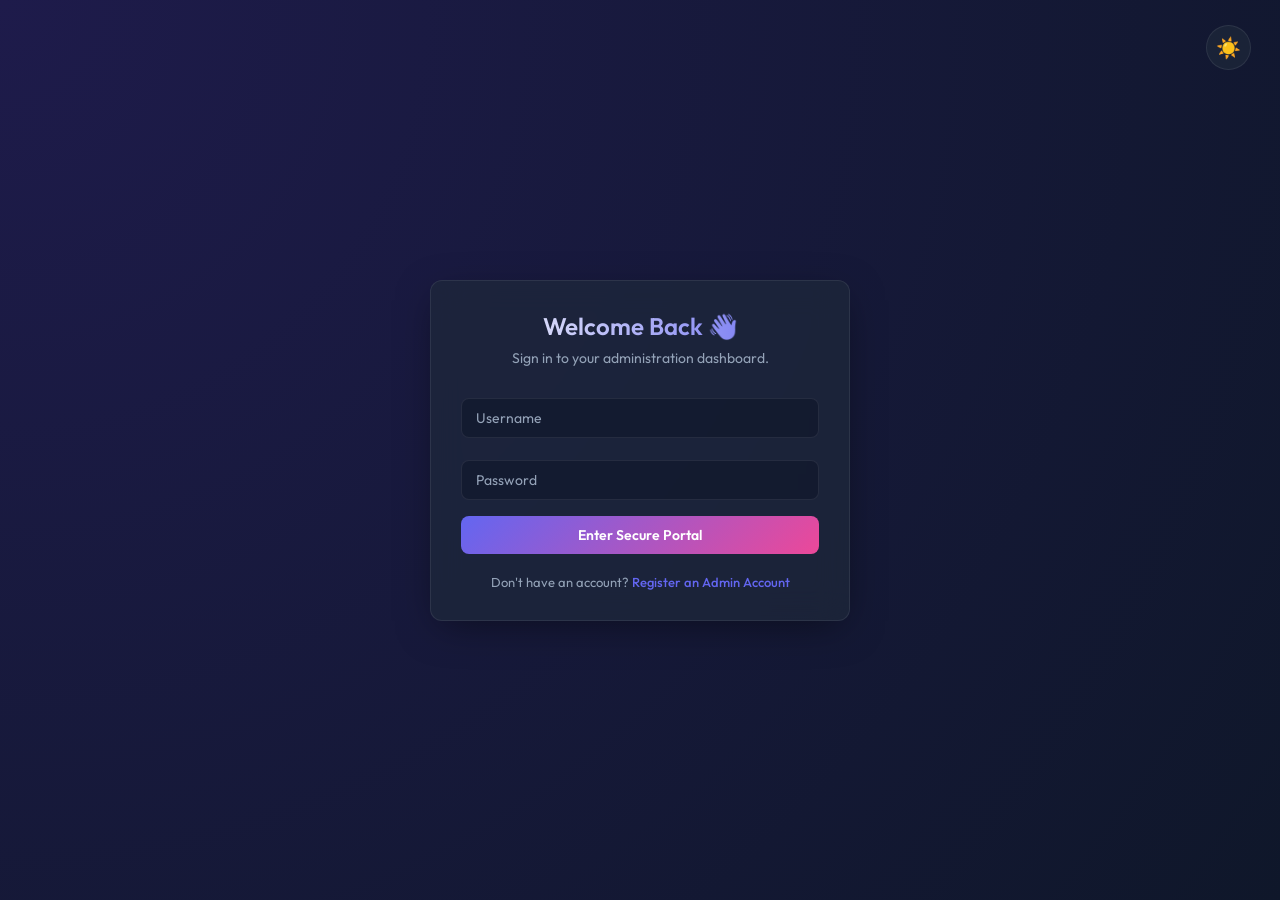
<file: src/main/resources/static/login.html>
<!DOCTYPE html>
<html lang="en">
<head>
    <meta charset="UTF-8">
    <meta name="viewport" content="width=device-width, initial-scale=1.0">
    <title>Login | Admin Portal</title>
    <link href="https://fonts.googleapis.com/css2?family=Outfit:wght@300;400;500;600;700&display=swap" rel="stylesheet">
    <link rel="stylesheet" href="css/style.css">
    <script src="js/app.js"></script>
</head>
<body>
    <div class="auth-wrapper">
        <button class="btn btn-small" onclick="toggleTheme()" id="themeBtn" style="position:absolute; top:25px; right:25px; background:var(--glass-bg); color:var(--text-main); border:1px solid var(--glass-border); width:45px; height:45px; padding:0; border-radius:50%; font-size:20px; z-index:100; cursor:pointer;" title="Toggle Theme">☀️</button>
        <div class="glass auth-card">
            <div class="auth-header">
                <h1>Welcome Back 👋</h1>
                <p>Sign in to your administration dashboard.</p>
            </div>
            
            <input type="text" id="username" placeholder="Username" autocomplete="off" />
            <input type="password" id="password" placeholder="Password" />
            
            <button class="btn btn-primary" id="loginBtn" onclick="login()">Enter Secure Portal</button>
            
            <div class="auth-switch">
                Don't have an account? <a href="/register.html">Register an Admin Account</a>
            </div>
        </div>
    </div>

    <script>
        // --- THEME ENGINE ---
        let isLightMode = localStorage.getItem('theme') === 'light';
        if(isLightMode) document.documentElement.setAttribute('data-theme', 'light');

        function updateThemeBtn() {
            const btn = document.getElementById('themeBtn');
            if(btn) btn.innerText = isLightMode ? '🌙' : '☀️';
        }
        updateThemeBtn();

        function toggleTheme() {
            isLightMode = !isLightMode;
            if(isLightMode) {
                document.documentElement.setAttribute('data-theme', 'light');
                localStorage.setItem('theme', 'light');
            } else {
                document.documentElement.removeAttribute('data-theme');
                localStorage.setItem('theme', 'dark');
            }
            updateThemeBtn();
        }

        // If already logged in, go to index
        if (sessionStorage.getItem('user')) { window.location.href = '/index.html'; }

        async function login() {
            const username = document.getElementById('username').value;
            const password = document.getElementById('password').value;
            const btn = document.getElementById('loginBtn');

            if(!username || !password) { showToast('Please enter username and password.', 'error'); return; }

            btn.innerText = "Verifying Credentials...";
            try {
                const res = await fetch(`${API}/api/auth/login`, {
                    method: 'POST',
                    headers: {'Content-Type': 'application/json'},
                    body: JSON.stringify({username, password})
                });
                
                if (res.ok) {
                    const userData = await res.json();
                    sessionStorage.setItem('user', JSON.stringify(userData));
                    window.location.href = '/index.html';
                } else {
                    const msg = await res.text();
                    showToast(msg, 'error');
                }
            } catch(e) { 
                showToast('Network error computing logic. Is the server running?', 'error'); 
            } finally { 
                btn.innerText = "Enter Secure Portal"; 
            }
        }
        
        // Enter key support
        document.addEventListener('keypress', function (e) {
            if (e.key === 'Enter') login();
        });
    </script>
</body>
</html>
</file>
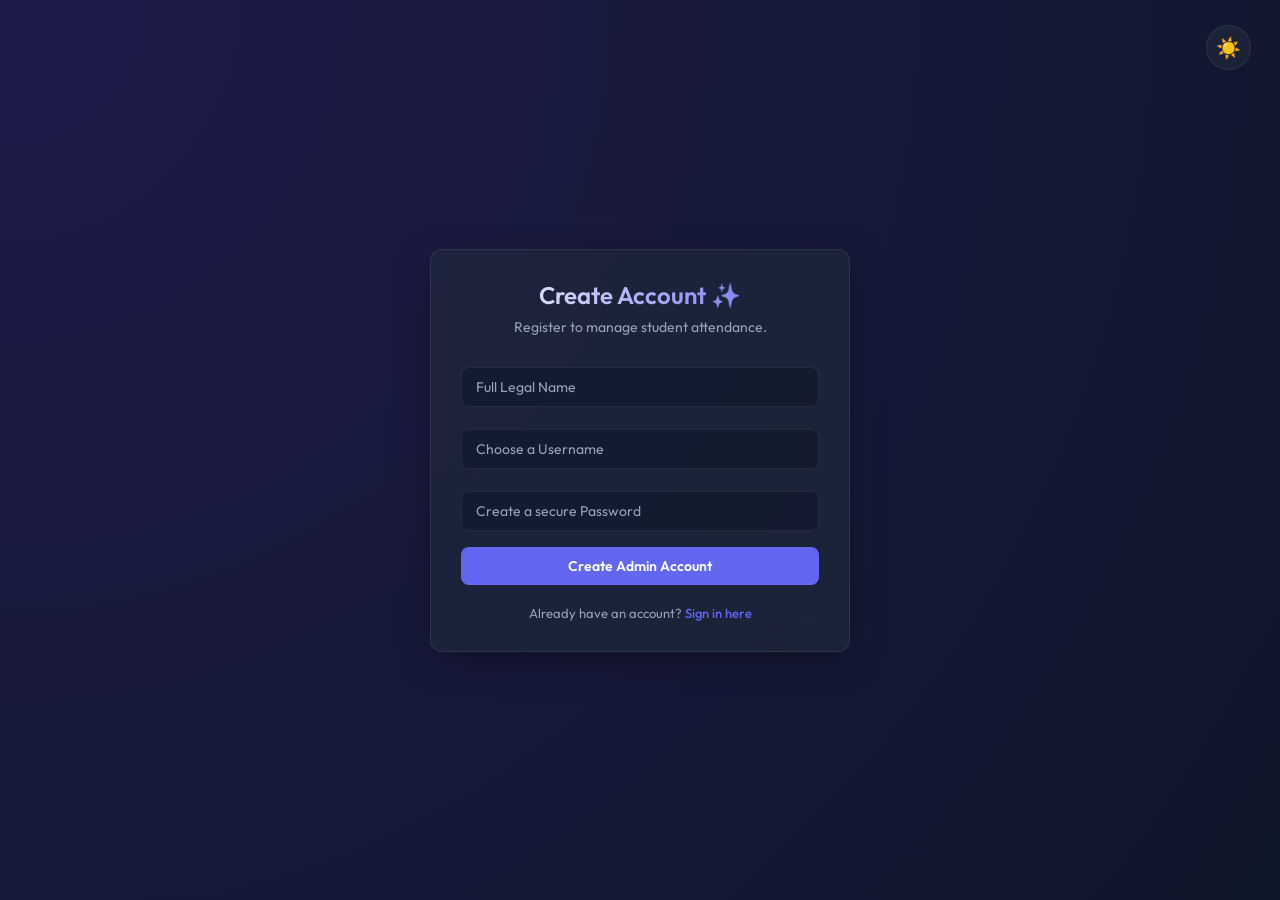
<file: src/main/resources/static/register.html>
<!DOCTYPE html>
<html lang="en">
<head>
    <meta charset="UTF-8">
    <meta name="viewport" content="width=device-width, initial-scale=1.0">
    <title>Register | Admin Portal</title>
    <link href="https://fonts.googleapis.com/css2?family=Outfit:wght@300;400;500;600;700&display=swap" rel="stylesheet">
    <link rel="stylesheet" href="css/style.css">
    <script src="js/app.js"></script>
</head>
<body>
    <div class="auth-wrapper">
        <button class="btn btn-small" onclick="toggleTheme()" id="themeBtn" style="position:absolute; top:25px; right:25px; background:var(--glass-bg); color:var(--text-main); border:1px solid var(--glass-border); width:45px; height:45px; padding:0; border-radius:50%; font-size:20px; z-index:100; cursor:pointer;" title="Toggle Theme">☀️</button>
        <div class="glass auth-card">
            <div class="auth-header">
                <h1>Create Account ✨</h1>
                <p>Register to manage student attendance.</p>
            </div>
            
            <input type="text" id="fullName" placeholder="Full Legal Name" autocomplete="off" />
            <input type="text" id="username" placeholder="Choose a Username" autocomplete="off" />
            <input type="password" id="password" placeholder="Create a secure Password" />
            
            <button class="btn btn-blue" id="regBtn" onclick="register()">Create Admin Account</button>
            
            <div class="auth-switch">
                Already have an account? <a href="/login.html">Sign in here</a>
            </div>
        </div>
    </div>

    <script>
        // --- THEME ENGINE ---
        let isLightMode = localStorage.getItem('theme') === 'light';
        if(isLightMode) document.documentElement.setAttribute('data-theme', 'light');

        function updateThemeBtn() {
            const btn = document.getElementById('themeBtn');
            if(btn) btn.innerText = isLightMode ? '🌙' : '☀️';
        }
        updateThemeBtn();

        function toggleTheme() {
            isLightMode = !isLightMode;
            if(isLightMode) {
                document.documentElement.setAttribute('data-theme', 'light');
                localStorage.setItem('theme', 'light');
            } else {
                document.documentElement.removeAttribute('data-theme');
                localStorage.setItem('theme', 'dark');
            }
            updateThemeBtn();
        }

        async function register() {
            const fullName = document.getElementById('fullName').value;
            const username = document.getElementById('username').value;
            const password = document.getElementById('password').value;
            const btn = document.getElementById('regBtn');

            if(!username || !password || !fullName) { showToast('Please fill all fields.', 'error'); return; }

            btn.innerText = "Registering...";
            try {
                const res = await fetch(`${API}/api/auth/register`, {
                    method: 'POST',
                    headers: {'Content-Type': 'application/json'},
                    body: JSON.stringify({fullName, username, password})
                });
                const responseData = await res.text();
                
                if (res.ok) {
                    showToast('🎉 Account created! Redirecting to login...', 'success');
                    setTimeout(() => window.location.href = '/login.html', 1500);
                } else {
                    showToast(responseData, 'error');
                }
            } catch(e) { 
                showToast('Network error computing logic.', 'error'); 
            } finally { 
                btn.innerText = "Create Admin Account"; 
            }
        }
        
        document.addEventListener('keypress', function (e) {
            if (e.key === 'Enter') register();
        });
    </script>
</body>
</html>
</file>
<file: src/main/resources/static/css/style.css>
:root {
    --primary: #6366f1;
    --primary-hover: #4f46e5;
    --secondary: #ec4899;
    --success: #10b981;
    --danger: #f43f5e;
    --bg-base: #0f172a;
    --glass-bg: rgba(30, 41, 59, 0.7);
    --glass-border: rgba(255, 255, 255, 0.08);
    --text-main: #f8fafc;
    --text-muted: #94a3b8;
    --card-shadow: 0 10px 40px -10px rgba(0,0,0,0.5);
    --body-bg: radial-gradient(circle at top left, #1e1b4b, #0f172a);
    --table-header-bg: rgba(0,0,0,0.3);
    --table-hover: rgba(255,255,255,0.06);
    --input-bg: rgba(15, 23, 42, 0.6);
}

[data-theme="light"] {
    --bg-base: #f8fafc;
    --glass-bg: rgba(255, 255, 255, 0.85);
    --glass-border: rgba(0, 0, 0, 0.1);
    --text-main: #0f172a;
    --text-muted: #475569;
    --card-shadow: 0 10px 40px -10px rgba(0,0,0,0.08);
    --body-bg: linear-gradient(135deg, #e2e8f0, #f1f5f9);
    --table-header-bg: rgba(0,0,0,0.03);
    --table-hover: rgba(0,0,0,0.02);
    --input-bg: #e2e8f0;
}

body {
    font-family: 'Outfit', sans-serif;
    background: var(--body-bg);
    color: var(--text-main);
    margin: 0;
    height: 100vh;
    display: flex;
    flex-direction: column;
    align-items: center;
    overflow: hidden;
    transition: background 0.3s, color 0.3s;
}

/* --- GLASSMORPHISM CORE --- */
.glass {
    background: var(--glass-bg);
    backdrop-filter: blur(16px);
    -webkit-backdrop-filter: blur(16px);
    border: 1px solid var(--glass-border);
    border-radius: 12px;
    box-shadow: var(--card-shadow);
    transition: background 0.3s, border-color 0.3s;
}

/* --- TYPOGRAPHY & ELEMENTS --- */
h1, h2, h3, h4 { margin: 0; font-weight: 600; }
p { margin: 0; }

input, select {
    width: 100%;
    padding: 10px 14px;
    margin: 6px 0 16px;
    background: var(--input-bg);
    border: 1px solid var(--glass-border);
    border-radius: 8px;
    color: var(--text-main);
    font-size: 14px;
    font-family: 'Outfit', sans-serif;
    box-sizing: border-box;
    transition: all 0.3s ease;
}
input:focus, select:focus {
    outline: none;
    border-color: var(--primary);
    box-shadow: 0 0 0 4px rgba(99, 102, 241, 0.15);
}
input::placeholder { color: var(--text-muted); }
select option { background: var(--bg-base); color: var(--text-main); }

.btn {
    width: 100%;
    padding: 10px;
    border: none;
    border-radius: 8px;
    font-family: 'Outfit', sans-serif;
    font-weight: 600;
    font-size: 14px;
    cursor: pointer;
    transition: all 0.3s cubic-bezier(0.4, 0, 0.2, 1);
    display: inline-flex;
    align-items: center;
    justify-content: center;
    gap: 8px;
}
.btn:hover { transform: translateY(-2px); }
.btn:active { transform: translateY(1px); }

.btn-primary { background: linear-gradient(135deg, var(--primary), var(--secondary)); color: white; }
.btn-primary:hover { box-shadow: 0 8px 25px rgba(236, 72, 153, 0.4); }

.btn-blue { background: var(--primary); color: white; }
.btn-blue:hover { background: var(--primary-hover); box-shadow: 0 8px 25px rgba(99, 102, 241, 0.4); }

.btn-green { background: var(--success); color: white; }
.btn-green:hover { box-shadow: 0 8px 25px rgba(16, 185, 129, 0.3); }

.btn-small { width: auto; padding: 6px 12px; font-size: 13px; border-radius: 6px; margin: 0 4px; }
.btn-red { background: var(--danger); color: white; }

/* --- AUTH SCREENS --- */
.auth-wrapper {
    display: flex;
    justify-content: center;
    align-items: center;
    width: 100%;
    min-height: 100vh;
}

.auth-card {
    width: 100%;
    max-width: 420px;
    padding: 30px;
    box-sizing: border-box;
    animation: fadeIn 0.6s cubic-bezier(0.4, 0, 0.2, 1);
}

.auth-header { text-align: center; margin-bottom: 25px; }
.auth-header h1 { font-size: 24px; background: linear-gradient(to right, var(--text-main), #6366f1); -webkit-background-clip: text; -webkit-text-fill-color: transparent; }
.auth-header p { color: var(--text-muted); margin-top: 8px; font-size: 14px; }

.auth-switch {
    text-align: center;
    margin-top: 20px;
    color: var(--text-muted);
    font-size: 13px;
}
.auth-switch a {
    color: var(--primary);
    text-decoration: none;
    font-weight: 500;
    transition: color 0.2s;
}
.auth-switch a:hover { color: var(--secondary); text-decoration: underline; }

/* --- DASHBOARD --- */
.dashboard-wrapper {
    width: 100%;
    height: 100vh;
    box-sizing: border-box;
    display: flex;
    flex-direction: column;
    animation: fadeIn 0.5s ease-out;
}

.top-nav {
    display: flex;
    justify-content: space-between;
    align-items: center;
    padding: 10px 20px;
    border-radius: 0;
    border-bottom: 1px solid var(--glass-border);
    flex-shrink: 0;
    background: transparent;
}
.top-nav .app-title { font-size: 18px; font-weight: 700; letter-spacing: -0.5px; display: flex; align-items: center; gap: 10px; }
.user-badge {
    display: flex;
    align-items: center;
    gap: 15px;
}
.user-badge span { font-weight: 500; color: var(--text-main); font-size: 14px; }

.logout-btn {
    background: rgba(244, 63, 94, 0.1);
    border: 1px solid rgba(244, 63, 94, 0.3);
    color: var(--danger);
    padding: 6px 16px;
    border-radius: 8px;
    cursor: pointer;
    font-weight: 600;
    font-size: 13px;
    transition: all 0.3s;
}
.logout-btn:hover { background: var(--danger); color: white; }

/* --- DASHBOARD LAYOUT GRID --- */
.dashboard-grid {
    display: flex;
    flex-direction: column;
    flex: 1;
    overflow: hidden;
}

.sidebar {
    display: flex;
    flex-direction: row;
    gap: 10px;
    padding: 8px 20px;
    align-items: center;
    justify-content: start;
    flex-wrap: wrap;
    border-radius: 0;
    border-bottom: 1px solid var(--glass-border);
    flex-shrink: 0;
}

.nav-item {
    padding: 8px 16px;
    cursor: pointer;
    border-radius: 8px;
    font-weight: 600;
    font-size: 13px;
    transition: all 0.3s;
    color: var(--text-muted);
    display: flex;
    align-items: center;
    gap: 8px;
    background: transparent;
    border: 1px solid transparent;
}
.nav-item:hover { color: var(--text-main); background: rgba(100,100,100,0.1); }
.nav-item.active {
    background: linear-gradient(135deg, var(--primary), var(--primary-hover));
    color: white;
    box-shadow: 0 4px 10px rgba(99, 102, 241, 0.2);
    border-color: rgba(255,255,255,0.1);
}

.content-area {
    display: flex;
    flex-direction: column;
    gap: 15px;
    flex: 1;
    overflow-y: auto;
    padding: 15px 25px;
}

.content-section {
    display: none;
    animation: fadeIn 0.3s ease-out;
}
.content-section.active { display: block; }

/* New two column layout */
.two-col-layout {
    display: grid;
    grid-template-columns: 280px 1fr;
    gap: 15px;
    align-items: start;
}

.section-header { 
    margin-bottom: 12px; 
    border-bottom: 1px solid var(--glass-border); 
    padding-bottom: 10px; 
    display: flex;
    justify-content: space-between;
    align-items: center;
}
.section-header h2 { font-size: 18px; }
.section-desc { color: var(--text-muted); margin-top: 4px; font-size: 13px; }

/* --- REFINED FORMS & CARDS --- */
.card-grid {
    display: grid;
    grid-template-columns: repeat(auto-fit, minmax(200px, 1fr));
    gap: 15px;
    margin-bottom: 15px;
}
.stat-card {
    padding: 15px;
    display: flex;
    align-items: center;
    gap: 15px;
    border-left: 3px solid var(--primary);
}
.stat-card.green { border-left-color: var(--success); }
.stat-card.red { border-left-color: var(--danger); }
.stat-icon { font-size: 24px; }
.stat-info h3 { font-size: 20px; margin-bottom: 2px; }
.stat-info p { color: var(--text-muted); font-size: 12px; text-transform: uppercase; letter-spacing: 1px; }

.enroll-box {
    padding: 15px;
    margin-bottom: 15px;
}
.form-grid {
    display: grid;
    grid-template-columns: repeat(auto-fit, minmax(200px, 1fr));
    gap: 15px;
}

/* --- TABLES --- */
.table-responsive { overflow-x: auto; border-radius: 8px; border: 1px solid var(--glass-border); background: var(--bg-base); }
table { width: 100%; border-collapse: collapse; }
th, td { padding: 10px 16px; text-align: left; border-bottom: 1px solid var(--glass-border); font-size: 14px; }
th { background: var(--table-header-bg); font-weight: 600; font-size: 12px; text-transform: uppercase; letter-spacing: 1px; color: var(--text-muted); }
tbody tr { transition: background 0.2s; }
tbody tr:hover { background: var(--table-hover); }
tbody tr:last-child td { border-bottom: none; }

.status-badge { padding: 4px 10px; border-radius: 12px; font-size: 11px; font-weight: 700; letter-spacing: 0.5px; display: inline-block; }
.badge-present { background: rgba(16, 185, 129, 0.15); color: #34d399; border: 1px solid rgba(16, 185, 129, 0.3); }
.badge-absent { background: rgba(244, 63, 94, 0.15); color: #fb7185; border: 1px solid rgba(244, 63, 94, 0.3); }

/* --- TOAST NOTIFICATIONS --- */
#toastContainer { position: fixed; bottom: 20px; right: 20px; display: flex; flex-direction: column; gap: 10px; z-index: 1000; }
.toast {
    background: var(--glass-bg);
    border: 1px solid var(--glass-border);
    backdrop-filter: blur(10px);
    border-left: 4px solid var(--primary);
    padding: 12px 18px;
    border-radius: 8px;
    color: var(--text-main);
    box-shadow: 0 10px 25px rgba(0,0,0,0.4);
    animation: toastSlideIn 0.3s cubic-bezier(0.16, 1, 0.3, 1) forwards, toastFadeOut 0.3s ease-out forwards 4s;
    font-weight: 500;
    min-width: 240px;
    display: flex;
    align-items: center;
    gap: 10px;
    font-size: 14px;
}
.toast.error { border-left-color: var(--danger); }
.toast.success { border-left-color: var(--success); }

@keyframes fadeIn { from { opacity: 0; transform: translateY(5px); } to { opacity: 1; transform: translateY(0); } }
@keyframes toastSlideIn { from { opacity: 0; transform: translateX(50px); } to { opacity: 1; transform: translateX(0); } }
@keyframes toastFadeOut { from { opacity: 1; transform: translateX(0); } to { opacity: 0; transform: translateX(50px); display: none; } }
</file>
